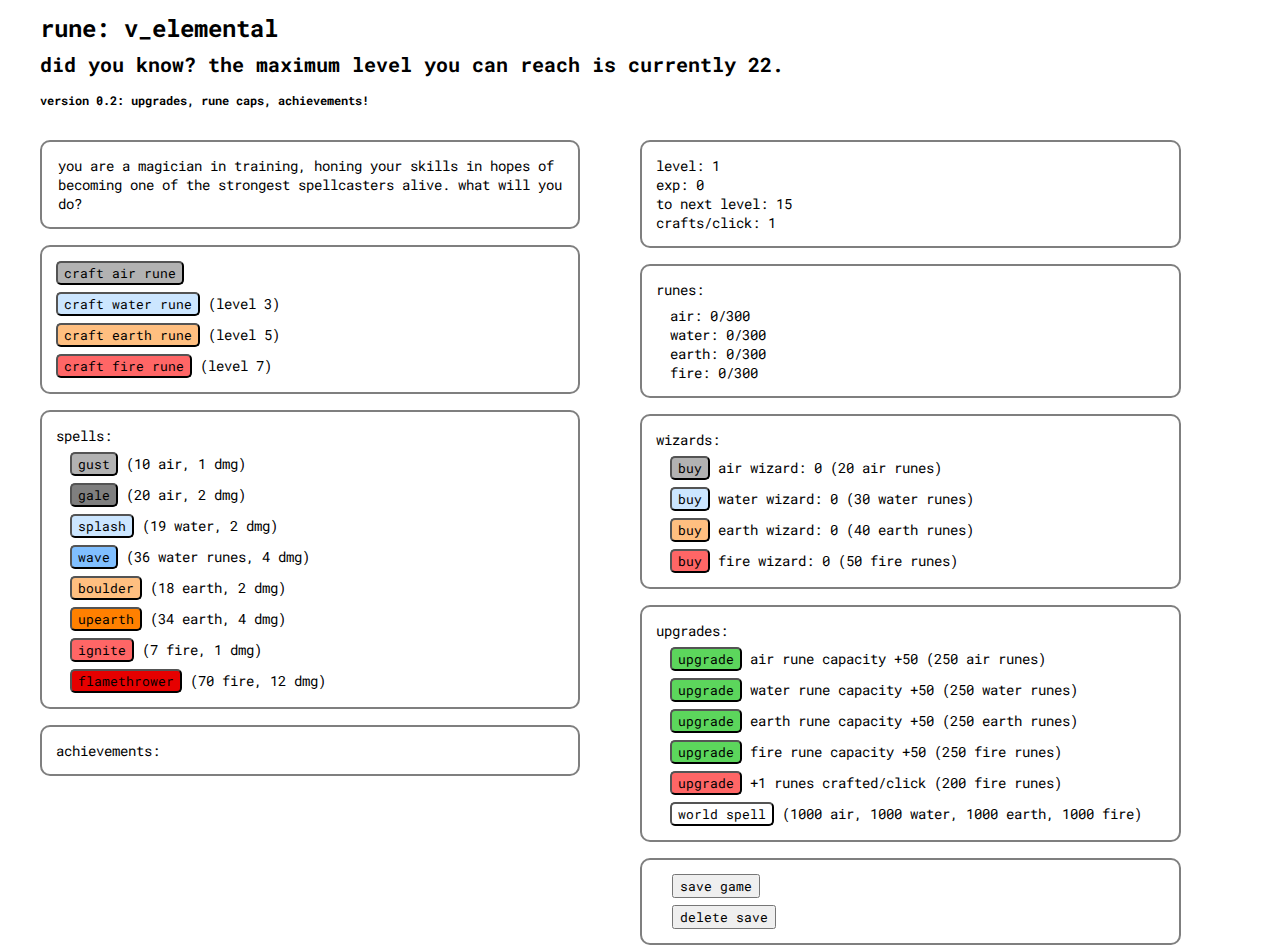
<file: rune_clicker.html>
<!DOCTYPE html>
<html>
	<head>
		<title>rune: v_elemental</title>
		<link rel="stylesheet" type="text/css" href="clicker_interface.css" />
		<link href="https://fonts.googleapis.com/css?family=Roboto+Mono" rel="stylesheet">
		<script type="text/javascript" src="click_main.js"></script>
		<script src='https://code.jquery.com/jquery-3.1.0.min.js'></script>
	</head>
	<body onload="load_game(); load_trivia()">
		<div class="title">
			<h2>rune: v_elemental</h2>
			<h3><span id="did-you-know"></span></h3>
			<h4>version 0.2: upgrades, rune caps, achievements!</h3>
		</div>

		<div class="game">

		<div class="left-side">

			<div class="log">
				<p><span id="log-text">you are a magician in training, honing your skills in hopes of becoming one of the strongest spellcasters alive. what will you do?</span></p>
			</div>					

			<div class="interface">
			<ul>
				<li class="padbot05"><button id="air-rune-craft" onclick="rune_click('air')">craft air rune</button></li>
				<li class="padbot05"><button id="water-rune-craft" onclick="rune_click('water')">craft water rune</button>
					<span id="show-water-rune">(level 3)</span></li>
				<li class="padbot05"><button id="earth-rune-craft" onclick="rune_click('earth')">craft earth rune</button>
					<span id="show-earth-rune">(level 5)</span></li>
				<li><button id="fire-rune-craft" onclick="rune_click('fire')">craft fire rune</button>
					<span id="show-fire-rune">(level 7)</span></li>
			</ul>
			</div>		

			<div class="spells">
			<ul>
				<li class="padbot05">spells:</li>
				<div class="spell-items">
				<li class="padbot05"><button id="gust" onclick="gust()">gust</button> (10 air, 1 dmg)</li>
				<li class="padbot05"><button id="gale" onclick="gale()">gale</button> (20 air, 2 dmg)</li>
				<li class="padbot05"><button id="splash" onclick="splash()">splash</button> (19 water, 2 dmg)</li>
				<li class="padbot05"><button id="wave" onclick="wave()">wave</button> (36 water runes, 4 dmg)</li>
				<li class="padbot05"><button id="boulder" onclick="boulder()">boulder</button> (18 earth, 2 dmg)</li>
				<li class="padbot05"><button id="upearth" onclick="upearth()">upearth</button> (34 earth, 4 dmg)</li>
				<li class="padbot05"><button id="ignite" onclick="ignite()">ignite</button> (7 fire, 1 dmg)</li>
				<li><button id="flamethrower" onclick="flamethrower()">flamethrower</button> (70 fire, 12 dmg)</li>
				</div>
			</ul>
			</div>

			<div class="achievements">
			<ul>
				<li class="padbot05">achievements:</li>
				<div class="achievement-items">
				<li class="padbot05"><span id="ach-one-click"></span></li>
				<li class="padbot05"><span id="ach-level-five"></span></li>
				<li class="padbot05"><span id="ach-level-ten"></span></li>
				<li class="padbot05"><span id="ach-max-supply"></span></li>
				<li><span id="ach-world"></span></li>
				</div>
			</ul>
			</div>

		</div>

		<div class="right-side">

			<div class="stats">
				<ul>
					<li>level: <span id="level">1</span></li>
					<li>exp: <span id="exp">0</span></li>
					<li>to next level: <span id="exp-next">15</span></li>
					<li>crafts/click: <span id="manual-power">1</span></li>
				</ul>
			</div>		

			<div class="supply-box">
				<ul>
					<li class="padbot05">runes:</li>
					<div class="rune-items">
					<li>air: <span id="air-rune-qty">0</span>/<span id="air-supply">300</span> <span id="air-rate"></span></li>
					<li>water: <span id="water-rune-qty">0</span>/<span id="water-supply">300</span> <span id="water-rate"></span></li>
					<li>earth: <span id="earth-rune-qty">0</span>/<span id="earth-supply">300</span> <span id="earth-rate"></span></li>
					<li>fire: <span id="fire-rune-qty">0</span>/<span id="fire-supply">300</span> <span id="fire-rate"></span></li>				
					</div>
				</ul>
			</div>	

			<div class="auto">
				<ul>
					<li class="padbot05">wizards:</li>
					<div class="wizards">
						<li class="padbot05"><button id="air-wizard-buy" onclick="buy_wizard('air')">buy</button>  air wizard: <span id="air-wizard-qty">0</span> (20 air runes)</li>
						<li class="padbot05"><button id="water-wizard-buy" onclick="buy_wizard('water')">buy</button>  water wizard: <span id="water-wizard-qty">0</span> (30 water runes)</li>
						<li class="padbot05"><button id="earth-wizard-buy" onclick="buy_wizard('earth')">buy</button>  earth wizard: <span id="earth-wizard-qty">0</span> (40 earth runes)</li>
						<li><button id="fire-wizard-buy" onclick="buy_wizard('fire')">buy</button> fire wizard: <span id="fire-wizard-qty">0</span> (50 fire runes)</li>
					</div>
				</ul>
			</div>

			<div class="upgrades">
				<ul>
					<li class="padbot05">upgrades:</li>
					<div class="upgrade-items">
						<li class="padbot05"><button id="supply-button" onclick="supply('air')">upgrade</button>  air rune capacity +50 (250 air runes)</li>
						<li class="padbot05"><button id="supply-button" onclick="supply('water')">upgrade</button>  water rune capacity +50 (250 water runes)</li>
						<li class="padbot05"><button id="supply-button" onclick="supply('earth')">upgrade</button>  earth rune capacity +50 (250 earth runes)</li>
						<li class="padbot05"><button id="supply-button" onclick="supply('fire')">upgrade</button>  fire rune capacity +50 (250 fire runes)</li>
						<li class="padbot05"><button id="power-button" onclick="power()">upgrade</button> +1 runes crafted/click (200 fire runes)</li>
						<li><button id="game-end" onclick="end_game()">world spell</button> (1000 air, 1000 water, 1000 earth, 1000 fire)</li>
					</div>
				</ul>
			</div>

			<div class="save">
				<ul>
					<li class="padbot05"><button id="save-button" onclick="save_game()">save game</button> <i id="game-saved"></i></li>
					<li><button id="reset-button" onclick="reset()">delete save</button> <i id="save-removed"></i></li>
				</ul>
			</div>
		</div>

		</div>
	</body>
</html>
</file>
<file: clicker_interface.css>
* {
	box-sizing: border-box;
	font-family: 'Roboto Mono', monospace;
}

.left-side {
	float: left;
	width: 50%;
}

.right-side {
	float: left;
	width: 50%;
}

.title {
	margin-left: 2em;
	line-height: 1em;
}

.game {
	margin: 0em 2em 2em 2em;
	width: 95%;
}

.stats, .supply-box, .interface, .spells, .passive, .log, .fight, .achievements, .auto, .upgrades, .save {
	border: 2px solid rgba(0,0,0,0.5);
	border-radius: 10px;
}

.stats {
	margin-top: 1em;
	width: 90%;
}

.supply-box {
	margin-top: 1em;
	width: 90%;
}

.interface { 
	margin-top: 1em;
	width: 90%;
}

.rune-items, .spell-items, .wizards, .upgrade-items, .achievement-items {
	margin-left: 1em;
}

.padbot05 {
	margin-bottom: 0.5em;
}

.spells {
	margin-top: 1em;
	width: 90%;
}

.passive {
	margin-top: 1em;
	width: 90%;
	padding-right: 1em;
}

.log { 
	margin-top: 1em;
	width: 90%;
	padding-left: 1em;
	padding-right: 1em;
}

.fight {
	margin-top: 1em;
	width: 90%;
	padding-left: 1em;
	padding-right: 1em;
}

.achievements {
	margin-top: 1em;
	width: 90%;
	padding-right: 1em;
}

.auto {
	margin-top: 1em;
	width: 90%;
	padding-right: 1em;	
}

.upgrades {
	margin-top: 1em;
	width: 90%;
	padding-right: 1em;
}

.save {
	margin-top: 1em;
	width: 90%;
	padding-left: 1em;
	padding-right: 1em;	
}

#air-rate, #water-rate, #earth-rate, #fire-rate {
	color: green;
}

#gust, #air-rune-craft, #air-wizard-buy, #passive-air {
	background-color: rgba(0,0,0,0.3);
	border-radius: 5px;
}

#gale {
	background-color: rgba(0,0,0,0.5);
	border-radius: 5px;
}

#splash, #water-rune-craft, #water-wizard-buy, #passive-water {
	background-color: #cce6ff;
	border-radius: 5px;
}

#wave {
	background-color: #80bfff;
	border-radius: 5px;
}

#boulder, #earth-rune-craft, #earth-wizard-buy, #passive-earth {
	background-color: #ffbf80;
	border-radius: 5px;
}

#upearth {
	background-color: #ff8000;
	border-radius: 5px;
}

#game-end {
	background-color: #ffffff;
	border-radius: 5px;
}

#ignite, #fire-rune-craft, #fire-wizard-buy, #passive-fire, #power-button {
	background-color: #ff6666;
	border-radius: 5px;
}

#supply-button {
	background-color: #5cd65c;
	border-radius: 5px;
}

#flamethrower {
	background-color: #e60000;
	border-radius: 5px;
}

/* li {
	list-style-type: none;
	padding-left: 0px;
} */

ul {
    list-style: none;
    padding-left: 1em;
    font-size: 14px;
}​

li {
	font-size: 14px;
}

p {
	font-size: 14px;
}

h2 {
	font-size: 24px;
	font-weight: 900;
}

h3 {
	font-size: 20px;
}

h4 {
	font-size: 12px;
}
</file>
